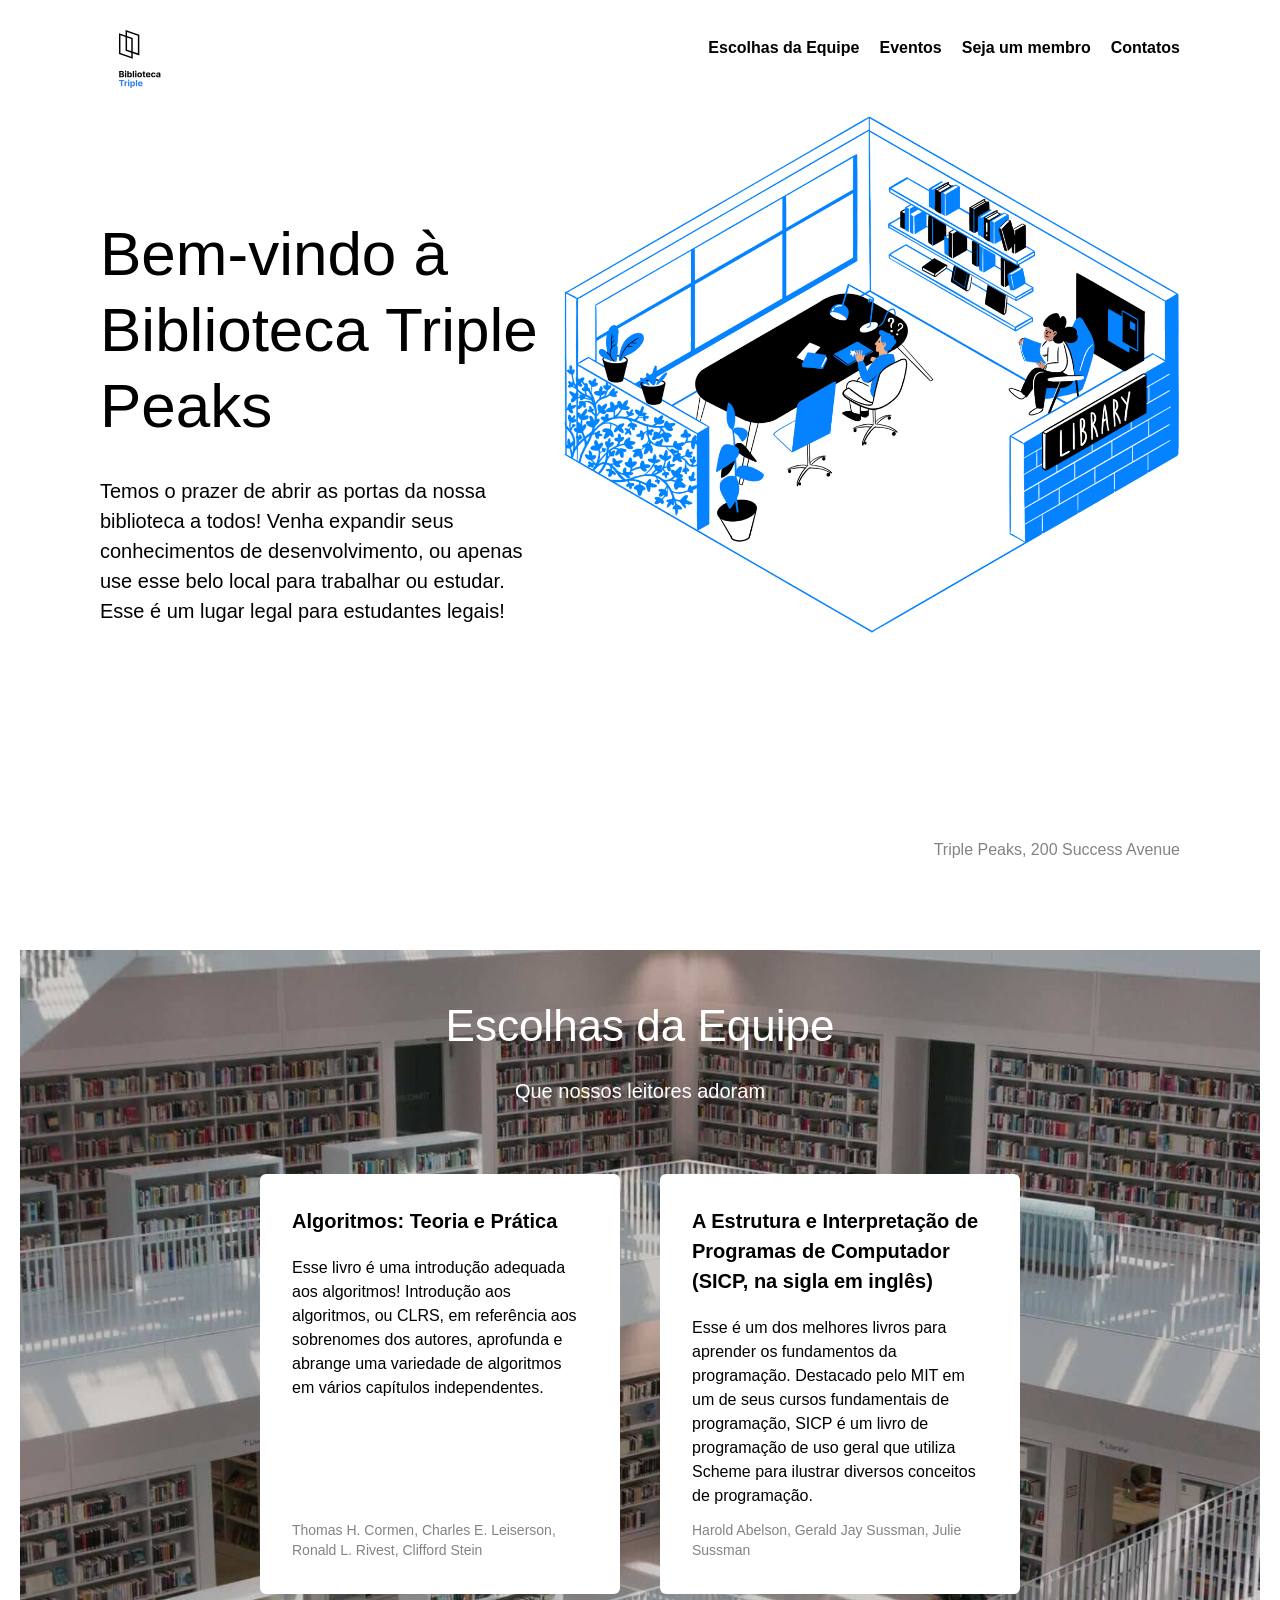
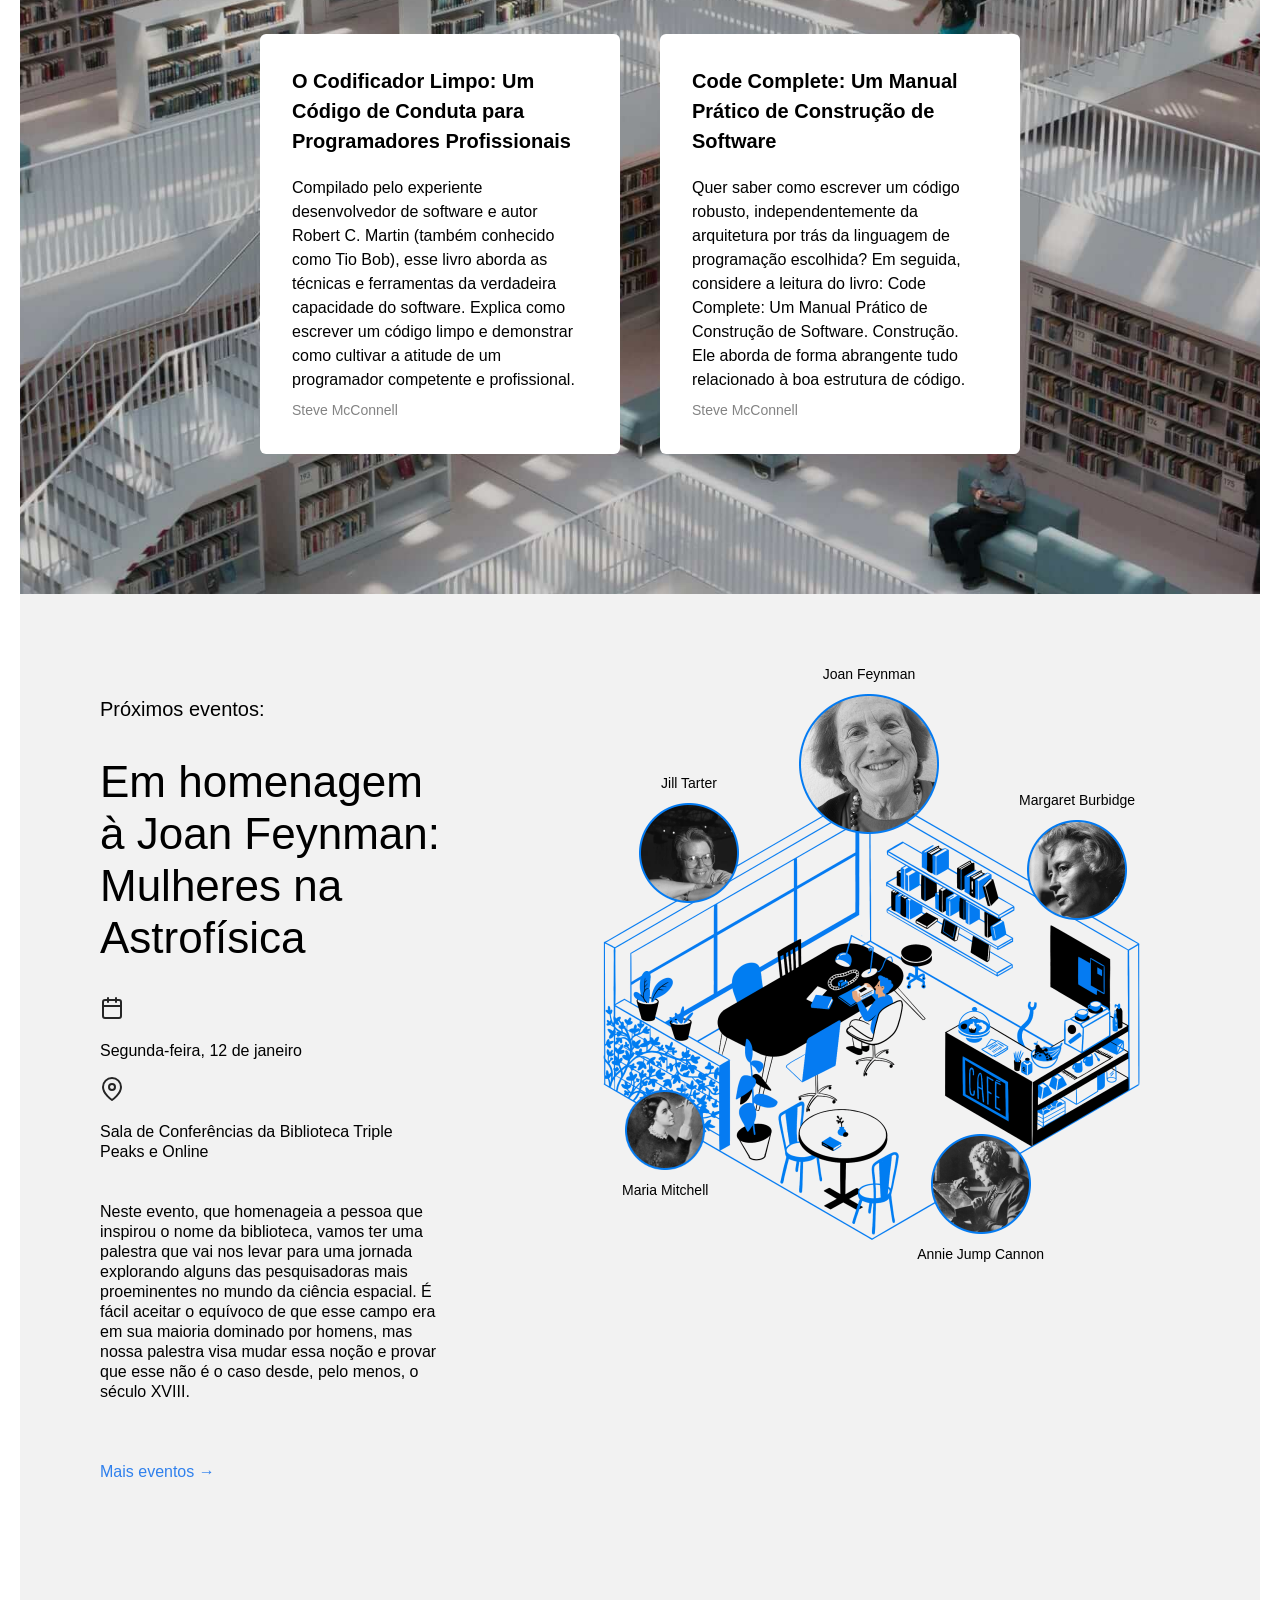
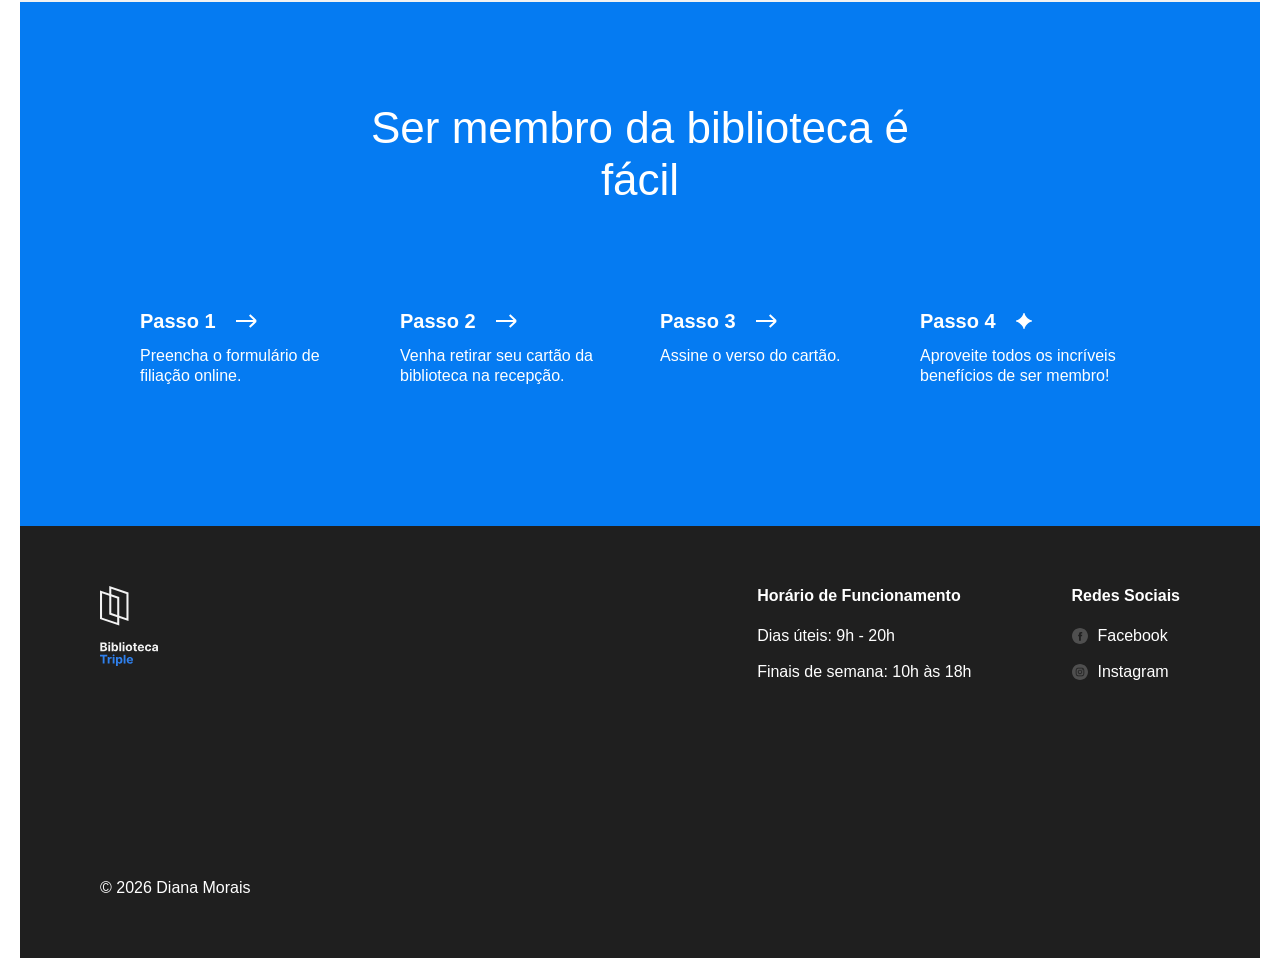
<file: index.html>
<!doctype html>
<html lang="pt">
  <head>
    <meta charset="UTF-8" />
    <meta name="viewport" content="width=device-width, initial-scale=1.0" />
    <title>Biblioteca Triple Peaks</title>
    <link rel="shortcut icon" href="favicon.ico" />
    <link rel="stylesheet" href="./vendor/normalize.css" />
    <link rel="stylesheet" href="./styles/style.css" />
  </head>

  <body>
    <div class="page">
      <header class="header">
        <nav class="nav">
          <img
            src="./images/logo.svg"
            alt="Logotipo da Biblioteca Triple Peaks"
            class="nav__logo"
          />
          <ul class="nav__links">
            <li>
              <a class="nav__link" href="#staff">Escolhas da Equipe</a>
            </li>
            <li>
              <a class="nav__link" href="#events">Eventos</a>
            </li>
            <li>
              <a class="nav__link" href="#membership">Seja um membro</a>
            </li>
            <li>
              <a class="nav__link" href="#footer">Contatos</a>
            </li>
          </ul>
        </nav>
        <div class="header__content">
          <div>
            <h1 class="header__title">Bem-vindo à Biblioteca Triple Peaks</h1>
            <p class="header__description">
              Temos o prazer de abrir as portas da nossa biblioteca a todos!
              Venha expandir seus conhecimentos de desenvolvimento, ou apenas
              use esse belo local para trabalhar ou estudar. Esse é um lugar
              legal para estudantes legais!
            </p>
          </div>
          <img
            src="./images/inside_the_library.png"
            alt="Ilustração 'Dentro da biblioteca'"
            class="header__image"
          />
        </div>
        <div class="header__footer">
          <p class="header__address">Triple Peaks, 200 Success Avenue</p>
        </div>
      </header>

      <main class="content">
        <section class="staff" id="staff">
          <h2 class="staff__title">Escolhas da Equipe</h2>
          <p class="staff__subtitle">Que nossos leitores adoram</p>
          <ul class="staff__cards">
            <li class="card">
              <div class="card__content">
                <h3 class="card__title">Algoritmos: Teoria e Prática</h3>
                <p class="card__text">
                  Esse livro é uma introdução adequada aos algoritmos!
                  Introdução aos algoritmos, ou CLRS, em referência aos
                  sobrenomes dos autores, aprofunda e abrange uma variedade de
                  algoritmos em vários capítulos independentes.
                </p>
                <p class="card__footer">
                  Thomas H. Cormen, Charles E. Leiserson, Ronald L. Rivest,
                  Clifford Stein
                </p>
              </div>
            </li>

            <li class="card">
              <div class="card__content">
                <h3 class="card__title">
                  A Estrutura e Interpretação de Programas de Computador (SICP,
                  na sigla em inglês)
                </h3>
                <p class="card__text">
                  Esse é um dos melhores livros para aprender os fundamentos da
                  programação. Destacado pelo MIT em um de seus cursos
                  fundamentais de programação, SICP é um livro de programação de
                  uso geral que utiliza Scheme para ilustrar diversos conceitos
                  de programação.
                </p>
                <p class="card__footer">
                  Harold Abelson, Gerald Jay Sussman, Julie Sussman
                </p>
              </div>
            </li>

            <li class="card">
              <div class="card__content">
                <h3 class="card__title">
                  O Codificador Limpo: Um Código de Conduta para Programadores
                  Profissionais
                </h3>
                <p class="card__text">
                  Compilado pelo experiente desenvolvedor de software e autor
                  Robert C. Martin (também conhecido como Tio Bob), esse livro
                  aborda as técnicas e ferramentas da verdadeira capacidade do
                  software. Explica como escrever um código limpo e demonstrar
                  como cultivar a atitude de um programador competente e
                  profissional.
                </p>
                <p class="card__footer">Steve McConnell</p>
              </div>
            </li>

            <li class="card">
              <div class="card__content">
                <h3 class="card__title">
                  Code Complete: Um Manual Prático de Construção de Software
                </h3>
                <p class="card__text">
                  Quer saber como escrever um código robusto, independentemente
                  da arquitetura por trás da linguagem de programação escolhida?
                  Em seguida, considere a leitura do livro: Code Complete: Um
                  Manual Prático de Construção de Software. Construção. Ele
                  aborda de forma abrangente tudo relacionado à boa estrutura de
                  código.
                </p>
                <p class="card__footer">Steve McConnell</p>
              </div>
            </li>
          </ul>
        </section>

        <section class="events" id="events">
          <div class="events__content">
            <h2 class="events__heading">Próximos eventos:</h2>
            <h3 class="events__title">
              Em homenagem à Joan Feynman: Mulheres na Astrofísica
            </h3>
            <div class="events-info events__info-section">
              <div class="events-info__item">
                <img
                  src="./images/icon_calendar.svg"
                  alt="Calendar icon"
                  class="events-info__icon"
                />
                <p class="events-info__text">Segunda-feira, 12 de janeiro</p>
              </div>
              <div class="events-info__item">
                <img
                  src="./images/icon_pin.svg"
                  alt="Pin icon"
                  class="events-info__icon"
                />
                <p class="events-info__text">
                  Sala de Conferências da Biblioteca Triple Peaks e Online
                </p>
              </div>
            </div>
            <p class="events__description">
              Neste evento, que homenageia a pessoa que inspirou o nome da
              biblioteca, vamos ter uma palestra que vai nos levar para uma
              jornada explorando alguns das pesquisadoras mais proeminentes no
              mundo da ciência espacial. É fácil aceitar o equívoco de que esse
              campo era em sua maioria dominado por homens, mas nossa palestra
              visa mudar essa noção e provar que esse não é o caso desde, pelo
              menos, o século XVIII.
            </p>
            <a href="#" class="events__more">Mais eventos &rarr;</a>
          </div>
          <div class="events__cover">
            <img
              src="./images/cafe.png"
              alt="Café e biblioteca"
              class="events__image"
            />
            <div class="person person_name_feynman">
              <p class="person__caption">Joan Feynman</p>
              <img
                src="./images/person_feynman.png"
                alt="Joan Feynman"
                class="person__image person__image_size_l"
              />
            </div>
            <div class="person person_name_burbidge">
              <p class="person__caption">Margaret Burbidge</p>
              <img
                src="./images/person_burbidge.png"
                alt="Margaret Burbidge"
                class="person__image person__image_size_m"
              />
            </div>
            <div class="person person_name_cannon">
              <p class="person__caption">Annie Jump Cannon</p>
              <img
                src="./images/person_cannon.png"
                alt="Annie Jump Cannon"
                class="person__image person__image_size_m"
              />
            </div>
            <div class="person person_name_mitchell">
              <p class="person__caption">Maria Mitchell</p>
              <img
                src="./images/person_mitchell.png"
                alt="Maria Mitchell"
                class="person__image person__image_size_s"
              />
            </div>
            <div class="person person_name_tarter">
              <p class="person__caption">Jill Tarter</p>
              <img
                src="./images/person_tarter.png"
                alt="Jill Tarter"
                class="person__image person__image_size_m"
              />
            </div>
          </div>
        </section>
        <section class="membership" id="membership">
          <h2 class="membership__title">Ser membro da biblioteca é fácil</h2>
          <ul class="membership__steps">
            <li class="step">
              <h3 class="step__title">
                Passo 1
                <img
                  src="./images/icon_step_forward.svg"
                  alt="icon forward"
                  class="step__icon"
                />
              </h3>
              <p class="step__description">
                Preencha o formulário de filiação online.
              </p>
            </li>
            <li class="step">
              <h3 class="step__title">
                Passo 2
                <img
                  src="./images/icon_step_forward.svg"
                  alt="icon forward"
                  class="step__icon"
                />
              </h3>
              <p class="step__description">
                Venha retirar seu cartão da biblioteca na recepção.
              </p>
            </li>
            <li class="step">
              <h3 class="step__title">
                Passo 3
                <img
                  src="./images/icon_step_forward.svg"
                  alt="icon forward"
                  class="step__icon"
                />
              </h3>
              <p class="step__description">Assine o verso do cartão.</p>
            </li>
            <li class="step">
              <h3 class="step__title">
                Passo 4
                <img
                  src="./images/icon_step_finish.svg"
                  alt="icon finish"
                  class="step__icon"
                />
              </h3>
              <p class="step__description">
                Aproveite todos os incríveis benefícios de ser membro!
              </p>
            </li>
          </ul>
        </section>
      </main>
      <footer class="footer" id="footer">
        <div class="footer__columns">
          <div class="footer__column">
            <img
              src="./images/logo_white.svg"
              alt="Logo Triple Biblioteca"
              class="footer__logo"
            />
          </div>

          <div class="footer__column footer__column_content_hours">
            <h3 class="footer__column-heading">Horário de Funcionamento</h3>

            <ul class="footer__list">
              <li class="footer__list-item">Dias úteis: 9h - 20h</li>

              <li class="footer__list-item">Finais de semana: 10h às 18h</li>
            </ul>
          </div>

          <div class="footer__column footer__column_content_social">
            <h3 class="footer__column-heading">Redes Sociais</h3>

            <ul class="footer__list">
              <li class="footer__list-item">
                <a href="#" class="footer__column-link">
                  <img
                    src="./images/facebook_white.svg"
                    alt="Facebook"
                    class="footer__social-icon"
                  />
                  Facebook
                </a>
              </li>

              <li class="footer__list-item">
                <a href="#" class="footer__column-link">
                  <img
                    src="./images/instagram_white.svg"
                    alt="Instagram"
                    class="footer__social-icon"
                  />
                  Instagram
                </a>
              </li>
            </ul>
          </div>
        </div>
        <p class="footer__copyright">© 2026 Diana Morais</p>
      </footer>
    </div>
  </body>
</html>
</file>
<file: styles/style.css>
.page {
  max-width: 1600px;
  margin: 0 auto;
  font-family: Arial, sans-serif;
  font-size: 16px;
  line-height: 20px;
  padding: 0 20px;
}
.header {
  display: flex;
  flex-direction: column;
  height: 100vh;
  min-height: 720px;
  padding: 30px 80px 40px;
  position: relative;
  box-sizing: border-box;
}
.nav {
  display: flex;
  justify-content: space-between;
}
.nav__logo {
  width: 80px;
  height: 58px;
}
.nav__links {
  display: flex;
  column-gap: 20px;
  list-style-type: none;
  padding: 0;
  margin: 8px 0 0;
}
.nav__link {
  color: #000000;
  text-decoration: none;
  font-weight: bold;
}
.header__content {
  display: flex;
  justify-content: space-between;
}
.header__title {
  font-size: 62px;
  line-height: 76px;
  font-weight: 500;
  margin: 0;
  margin-top: 128px;
  margin-bottom: 32px;
  max-width: 635px;
}
.header__description {
  font-size: 20px;
  line-height: 30px;
  margin: 0;
  margin-top: 0;
  max-width: 515px;
}
.header__image {
  max-width: 636px;
  width: 100%;
  height: auto;
  object-fit: contain;
}
.header__footer {
  margin-top: auto;
  width: 100%;
  display: flex;
  align-items: center;
  justify-content: flex-end;
  box-sizing: border-box;
}
.header__link {
  color: #2f80ed;
  text-decoration: none;
}
.header__address {
  margin: 0;
  color: #838383;
}
.staff {
  background-image: url("../images/staff_picks_background.jpg");
  background-position: center 50px;
  background-size: cover;
  background-repeat: no-repeat;
  padding: 100px 0 140px;
}
.staff__title {
  text-align: center;
  font-size: 44px;
  line-height: 52px;
  font-weight: 400;
  margin: 0 0 24px;
  color: #ffffff;
}
.staff__subtitle {
  text-align: center;
  font-size: 20px;
  line-height: 30px;
  font-weight: 400;
  margin: 0;
  color: #ffffff;
}
.staff__cards {
  display: flex;
  flex-wrap: wrap;
  justify-content: center;
  gap: 40px;
  max-width: 760px;
  margin: 68px auto 0;
  list-style-type: none;
  padding: 0;
}
.card {
  background-color: #fff;
  border-radius: 6px;
  padding: 32px 40px 20px 32px;
  box-sizing: border-box;
  width: 360px;
  height: 420px;
  color: #000000;
  display: flex;
  flex-direction: column;
}
.card__content {
  width: 100%;
  height: 100%;
  display: flex;
  flex-direction: column;
}
.card__title {
  font-size: 20px;
  line-height: 30px;
  font-weight: 700;
  margin: 0;
}
.card__text {
  margin: 20px 0 0;
  font-size: 16px;
  line-height: 24px;
}
.card__footer {
  font-size: 14px;
  line-height: 20px;
  color: #838383;
  margin-top: auto;
}
.events {
  padding: 100px 0 120px 80px;
  display: flex;
  align-items: flex-start;
  justify-content: space-between;
  box-sizing: border-box;
  background-color: #f2f2f2;
  gap: 40px;
}

.events__content {
  flex-basis: 580px;
}

.events__heading {
  font-size: 20px;
  font-weight: 500;
  line-height: 30px;
  margin: 0;
}

.events__title {
  font-size: 44px;
  font-weight: 500;
  line-height: 52px;
  margin: 32px 0 0;
}

.events__info-section {
  margin-top: 32px;
}

.event-info__item {
  display: flex;
  align-items: center;
  margin-bottom: 4px;
  font-weight: 500;
}

.event-info__icon {
  background-repeat: no-repeat;
  background-position: center;
  margin-right: 12px;
  width: 24px;
  height: 24px;
}

.event-info__text {
  font-size: 20px;
  font-weight: 500;
  line-height: 30px;
  margin: 0;
}

.events__description {
  margin: 40px 0 60px;
}

.events__more {
  color: #2f80ed;
  text-decoration: none;
}

.events__cover {
  flex-grow: 1;
  flex-shrink: 0;
  flex-basis: 780px;
  max-width: 780px;
  position: relative;
}

.events__image {
  max-width: 100%;
}

.person {
  position: absolute;
  display: flex;
  align-items: center;
  flex-direction: column;
  gap: 10px;
}

.person_name_feynman {
  top: -30px;
  left: 319px;
}

.person_name_burbidge {
  top: 96px;
  right: 125px;
}

.person_name_cannon {
  bottom: 18px;
  right: 216px;
  flex-direction: column-reverse;
}

.person_name_mitchell {
  bottom: 82px;
  left: 142px;
  flex-direction: column-reverse;
}

.person_name_tarter {
  top: 79px;
  left: 159px;
}

.person__image {
  max-width: 100%;
}

.person__image_size_l {
  width: 140px;
}

.person__image_size_m {
  width: 100px;
}

.person__image_size_s {
  width: 80px;
}

.person__caption {
  text-align: center;
  font-size: 14px;
  margin: 0;
}

.membership {
  padding: 100px 0 140px;
  background-color: #057bf2;
  color: #ffffff;
}

.membership__title {
  max-width: 574px;
  margin: 0 auto;
  text-align: center;
  font-size: 44px;
  font-weight: 500;
  line-height: 52px;
}

.membership__steps {
  list-style-type: none;
  padding: 0;
  margin: 100px 0 0;
  display: flex;
  justify-content: center;
  gap: 40px;
}

.step {
  flex-basis: 220px;
}

.step__title {
  margin: 0;
  font-size: 20px;
  line-height: 30px;
  font-weight: 700;
  display: flex;
  align-items: center;
}

.step__icon {
  margin-left: 20px;
}

.step__description {
  margin: 10px 0 0;
}

.footer {
  box-sizing: border-box;
  background-color: #1f1f1f;
  color: #ffffff;
  padding: 60px 80px;
}

.footer__columns {
  display: flex;
}

.footer__column_content_hours {
  margin-left: auto;
}

.footer__column_content_social {
  margin-left: 100px;
}

.footer__logo {
  width: 58px;
  height: 80px;
}

.footer__column-heading {
  margin: 0 0 20px;
  font-size: 16px;
  line-height: 20px;
}

.footer__list {
  list-style-type: none;
  padding: 0;
  margin: 0;
}

.footer__list-item {
  margin-bottom: 16px;
  font-size: 16px;
  line-height: 20px;
}

.footer__column-link {
  color: white;
  text-decoration: none;
  display: flex;
  align-items: center;
  gap: 10px;
  text-decoration: none;
}

.footer__social-icon {
  width: 16px;
  height: 16px;
}

.footer__copyright {
  margin: 180px 0 0;
  font-size: 16px;
  line-height: 20px;
}

.footer__column {
  display: flex;
  flex-direction: column;
}
</file>
